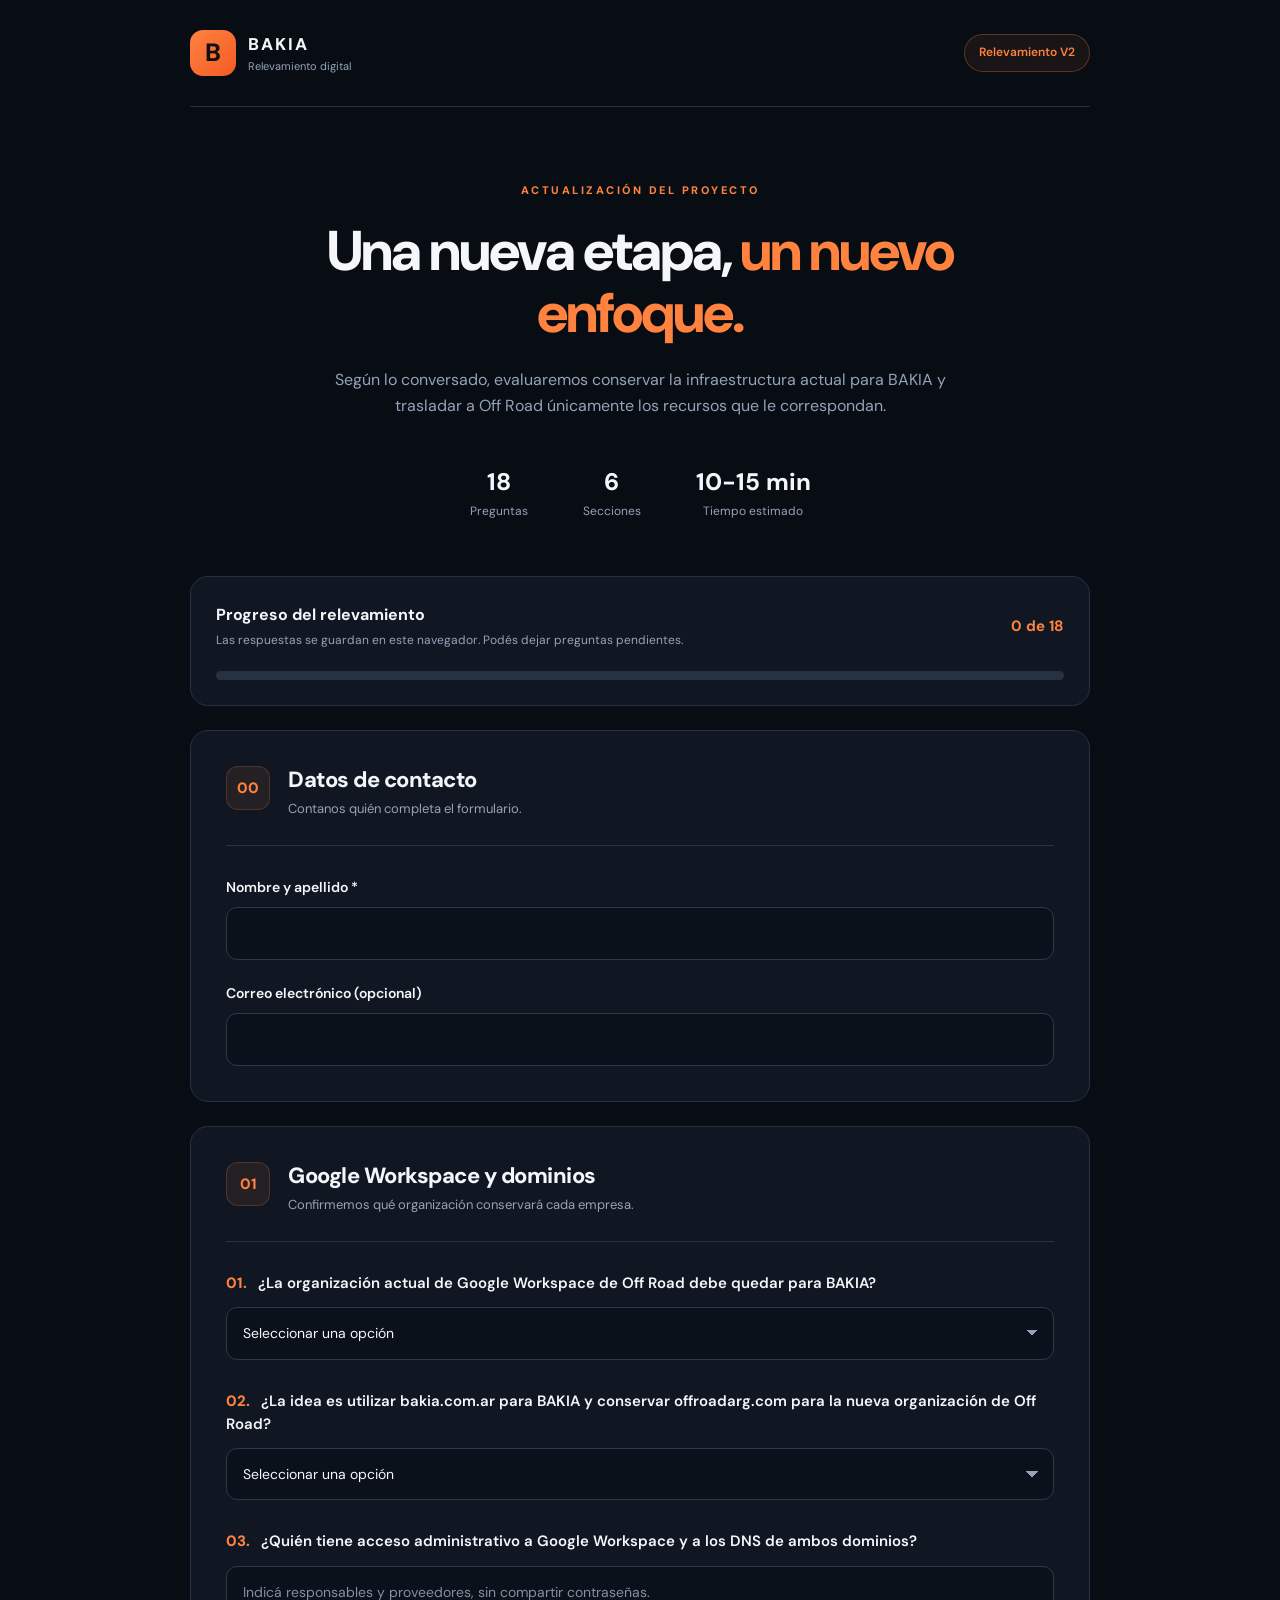
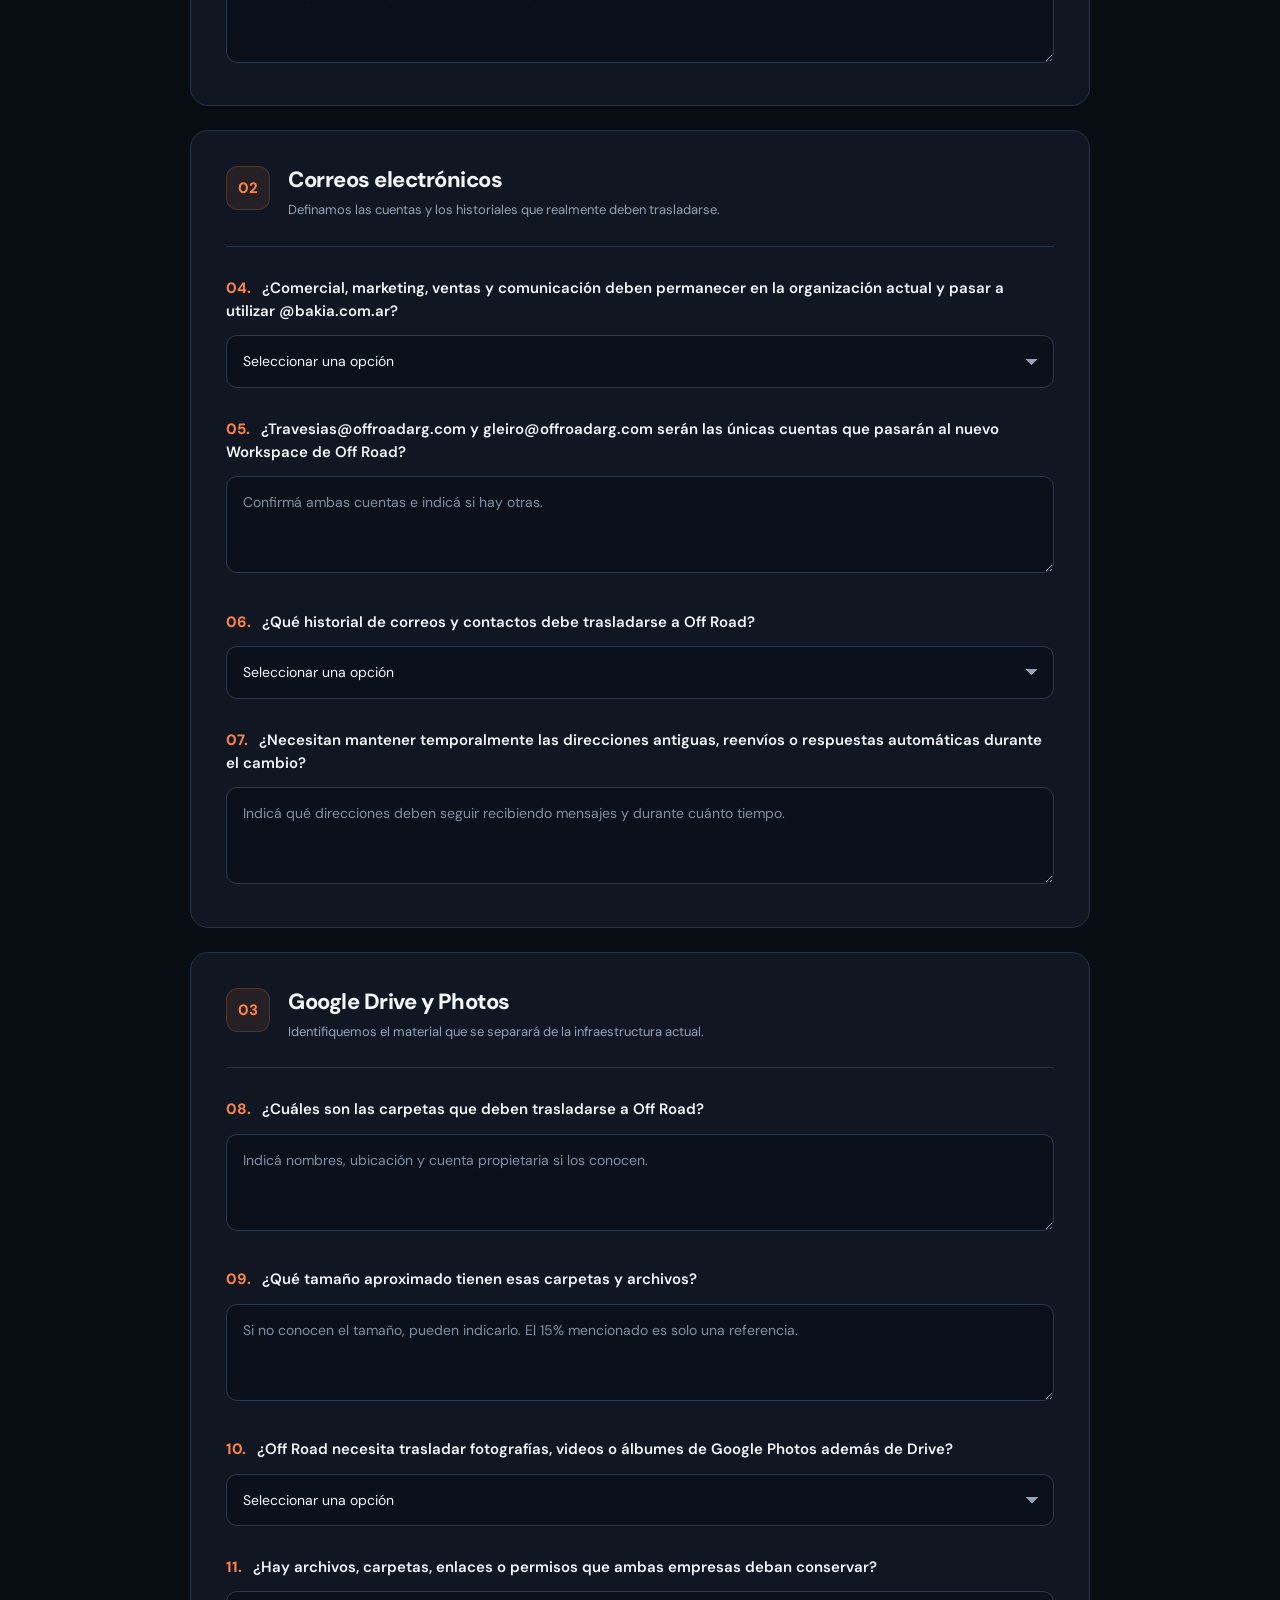
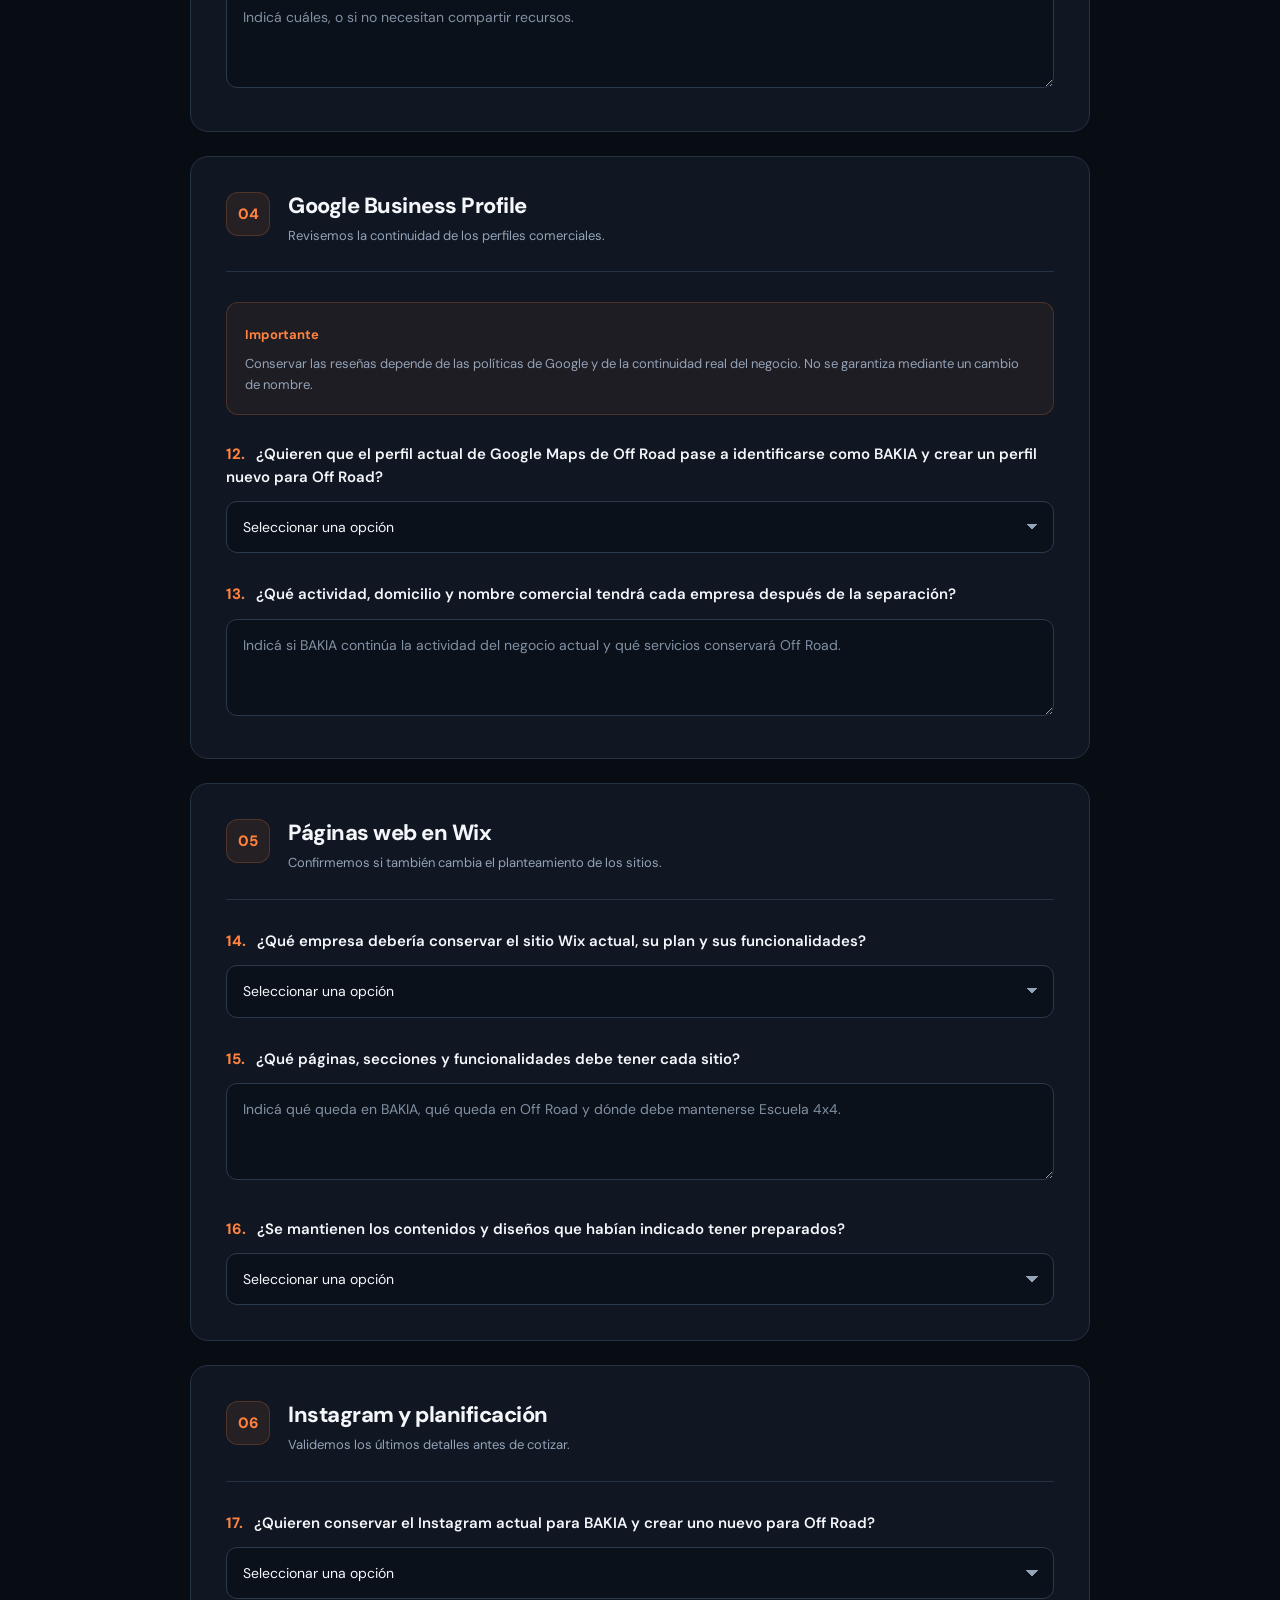
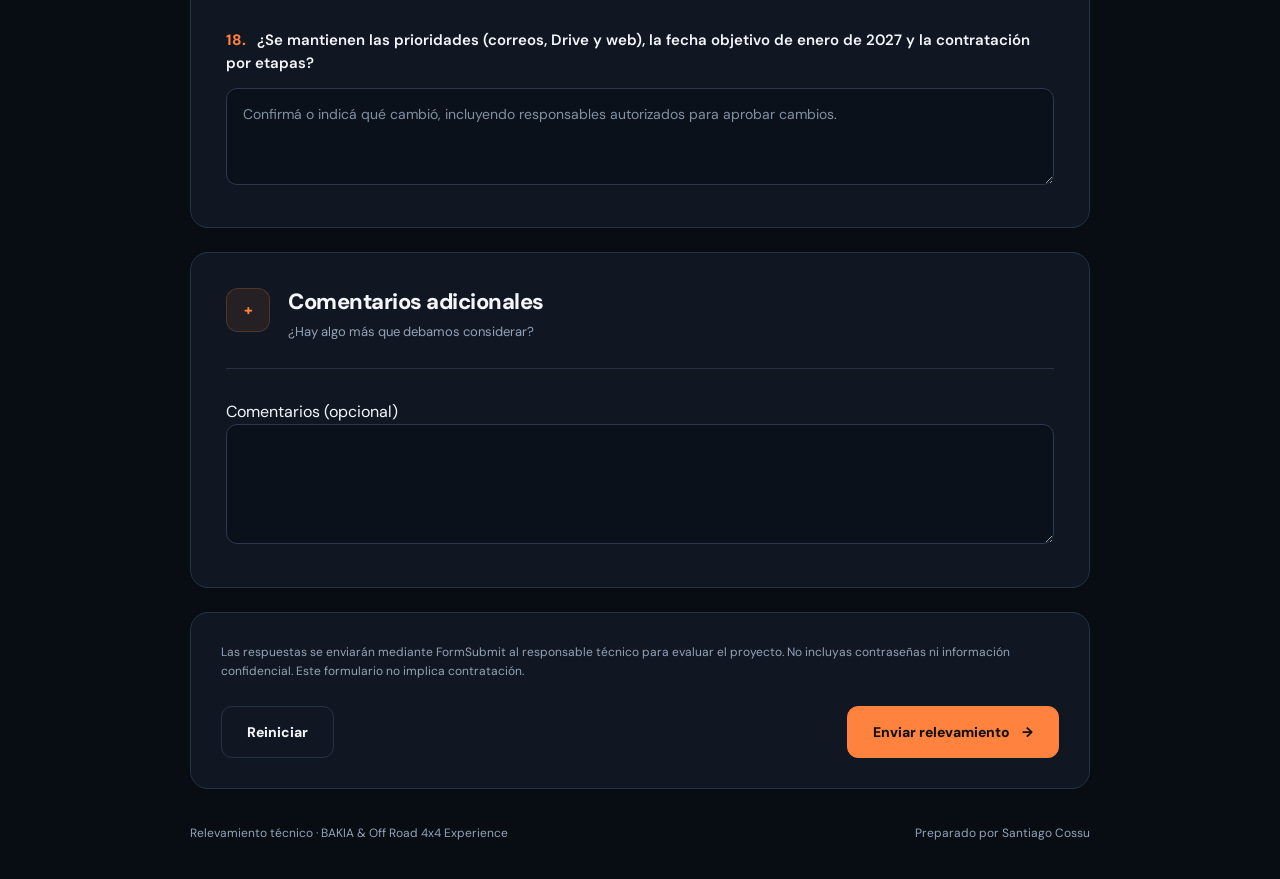
<file: index.html>
<!doctype html>
<html lang="es">
  <head>
    <meta charset="UTF-8" />
    <meta name="viewport" content="width=device-width, initial-scale=1" />
    <meta name="robots" content="noindex, nofollow" />
    <meta
      name="description"
      content="Relevamiento actualizado de la separación digital de BAKIA y Off Road."
    />
    <title>Relevamiento V2 | BAKIA &amp; Off Road</title>
    <link rel="preconnect" href="https://fonts.googleapis.com" />
    <link rel="preconnect" href="https://fonts.gstatic.com" crossorigin />
    <link
      href="https://fonts.googleapis.com/css2?family=DM+Sans:wght@400;500;600;700;800&display=swap"
      rel="stylesheet"
    />
    <link rel="stylesheet" href="style.css" />
    <script src="script.js" defer></script>
  </head>
  <body>
    <main class="container">
      <header class="header">
        <div class="brand">
          <div class="brand-icon">B</div>
          <div>
            <span class="brand-name">BAKIA</span
            ><span class="brand-subtitle">Relevamiento digital</span>
          </div>
        </div>
        <div class="header-badge">Relevamiento V2</div>
      </header>
      <section class="hero">
        <div class="eyebrow">ACTUALIZACIÓN DEL PROYECTO</div>
        <h1>Una nueva etapa, <span>un nuevo enfoque.</span></h1>
        <p>
          Según lo conversado, evaluaremos conservar la infraestructura actual
          para BAKIA y trasladar a Off Road únicamente los recursos que le
          correspondan.
        </p>
        <div class="hero-info">
          <div><strong>18</strong><span>Preguntas</span></div>
          <div><strong>6</strong><span>Secciones</span></div>
          <div><strong>10-15 min</strong><span>Tiempo estimado</span></div>
        </div>
      </section>
      <form
        id="relevamientoForm"
        action="https://formsubmit.co/santiagocossu870@gmail.com"
        method="POST"
      >
        <input
          type="hidden"
          name="_subject"
          value="Nuevo relevamiento V2 - BAKIA / Off Road"
        /><input type="hidden" name="_captcha" value="false" /><input
          type="hidden"
          name="_template"
          value="table"
        /><input
          type="hidden"
          name="_next"
          value="https://santiagof2-cyber.github.io/bakia-relevamiento/gracias.html"
        /><input
          type="text"
          name="_honey"
          class="honeypot"
          tabindex="-1"
          autocomplete="off"
          aria-hidden="true"
        />
        <div class="progress-card">
          <div class="progress-header">
            <div>
              <strong>Progreso del relevamiento</strong>
              <p>
                Las respuestas se guardan en este navegador. Podés dejar
                preguntas pendientes.
              </p>
            </div>
            <strong id="progressText">0 de 18</strong>
          </div>
          <div
            class="progress-track"
            id="progressBar"
            role="progressbar"
            aria-label="Progreso del formulario"
            aria-valuemin="0"
            aria-valuemax="18"
            aria-valuenow="0"
          >
            <div id="progressFill"></div>
          </div>
        </div>
        <section class="form-section">
          <div class="section-heading">
            <span class="section-number">00</span>
            <div>
              <h2>Datos de contacto</h2>
              <p>Contanos quién completa el formulario.</p>
            </div>
          </div>
          <div class="field">
            <label for="nombre">Nombre y apellido *</label
            ><input
              id="nombre"
              name="Nombre y apellido"
              autocomplete="name"
              required
              maxlength="120"
            />
          </div>
          <div class="field">
            <label for="email">Correo electrónico (opcional)</label
            ><input
              type="email"
              id="email"
              name="Correo de contacto"
              autocomplete="email"
            />
          </div>
        </section>
        <section class="form-section">
          <div class="section-heading">
            <span class="section-number">01</span>
            <div>
              <h2>Google Workspace y dominios</h2>
              <p>Confirmemos qué organización conservará cada empresa.</p>
            </div>
          </div>
          <div class="question">
            <label for="q1"
              ><span class="question-number">01.</span> ¿La organización actual
              de Google Workspace de Off Road debe quedar para BAKIA?</label
            ><select
              id="q1"
              name="01 - ¿La organización actual de Google Workspace de Off Road debe quedar para BAKIA?"
            >
              <option value="">Seleccionar una opción</option>
              <option>
                Sí, BAKIA conserva la organización actual y Off Road tendrá una
                nueva
              </option>
              <option>No, queremos otra distribución</option>
              <option>Necesitamos asesoramiento</option>
            </select>
          </div>
          <div class="question">
            <label for="q2"
              ><span class="question-number">02.</span> ¿La idea es utilizar
              bakia.com.ar para BAKIA y conservar offroadarg.com para la nueva
              organización de Off Road?</label
            ><select
              id="q2"
              name="02 - ¿La idea es utilizar bakia.com.ar para BAKIA y conservar offroadarg.com para la nueva organización de Off Road?"
            >
              <option value="">Seleccionar una opción</option>
              <option>Sí</option>
              <option>No</option>
              <option>Aún no definido</option>
            </select>
          </div>
          <div class="question">
            <label for="q3"
              ><span class="question-number">03.</span> ¿Quién tiene acceso
              administrativo a Google Workspace y a los DNS de ambos
              dominios?</label
            ><textarea
              id="q3"
              name="03 - ¿Quién tiene acceso administrativo a Google Workspace y a los DNS de ambos dominios?"
              rows="3"
              placeholder="Indicá responsables y proveedores, sin compartir contraseñas."
            ></textarea>
          </div>
        </section>
        <section class="form-section">
          <div class="section-heading">
            <span class="section-number">02</span>
            <div>
              <h2>Correos electrónicos</h2>
              <p>
                Definamos las cuentas y los historiales que realmente deben
                trasladarse.
              </p>
            </div>
          </div>
          <div class="question">
            <label for="q4"
              ><span class="question-number">04.</span> ¿Comercial, marketing,
              ventas y comunicación deben permanecer en la organización actual y
              pasar a utilizar @bakia.com.ar?</label
            ><select
              id="q4"
              name="04 - ¿Comercial, marketing, ventas y comunicación deben permanecer en la organización actual y pasar a utilizar @bakia.com.ar?"
            >
              <option value="">Seleccionar una opción</option>
              <option>Sí, las cuatro cuentas</option>
              <option>Solo algunas cuentas</option>
              <option>Otra distribución</option>
              <option>Aún no definido</option>
            </select>
          </div>
          <div class="question">
            <label for="q5"
              ><span class="question-number">05.</span>
              ¿Travesias@offroadarg.com y gleiro@offroadarg.com serán las únicas
              cuentas que pasarán al nuevo Workspace de Off Road?</label
            ><textarea
              id="q5"
              name="05 - ¿Travesias@offroadarg.com y gleiro@offroadarg.com serán las únicas cuentas que pasarán al nuevo Workspace de Off Road?"
              rows="3"
              placeholder="Confirmá ambas cuentas e indicá si hay otras."
            ></textarea>
          </div>
          <div class="question">
            <label for="q6"
              ><span class="question-number">06.</span> ¿Qué historial de
              correos y contactos debe trasladarse a Off Road?</label
            ><select
              id="q6"
              name="06 - ¿Qué historial de correos y contactos debe trasladarse a Off Road?"
            >
              <option value="">Seleccionar una opción</option>
              <option>Todo el historial de las cuentas de Off Road</option>
              <option>Solo determinados mensajes y contactos</option>
              <option>No es necesario trasladar historial</option>
              <option>Aún no definido</option>
            </select>
          </div>
          <div class="question">
            <label for="q7"
              ><span class="question-number">07.</span> ¿Necesitan mantener
              temporalmente las direcciones antiguas, reenvíos o respuestas
              automáticas durante el cambio?</label
            ><textarea
              id="q7"
              name="07 - ¿Necesitan mantener temporalmente las direcciones antiguas, reenvíos o respuestas automáticas durante el cambio?"
              rows="3"
              placeholder="Indicá qué direcciones deben seguir recibiendo mensajes y durante cuánto tiempo."
            ></textarea>
          </div>
        </section>
        <section class="form-section">
          <div class="section-heading">
            <span class="section-number">03</span>
            <div>
              <h2>Google Drive y Photos</h2>
              <p>
                Identifiquemos el material que se separará de la infraestructura
                actual.
              </p>
            </div>
          </div>
          <div class="question">
            <label for="q8"
              ><span class="question-number">08.</span> ¿Cuáles son las carpetas
              que deben trasladarse a Off Road?</label
            ><textarea
              id="q8"
              name="08 - ¿Cuáles son las carpetas que deben trasladarse a Off Road?"
              rows="3"
              placeholder="Indicá nombres, ubicación y cuenta propietaria si los conocen."
            ></textarea>
          </div>
          <div class="question">
            <label for="q9"
              ><span class="question-number">09.</span> ¿Qué tamaño aproximado
              tienen esas carpetas y archivos?</label
            ><textarea
              id="q9"
              name="09 - ¿Qué tamaño aproximado tienen esas carpetas y archivos?"
              rows="3"
              placeholder="Si no conocen el tamaño, pueden indicarlo. El 15% mencionado es solo una referencia."
            ></textarea>
          </div>
          <div class="question">
            <label for="q10"
              ><span class="question-number">10.</span> ¿Off Road necesita
              trasladar fotografías, videos o álbumes de Google Photos además de
              Drive?</label
            ><select
              id="q10"
              name="10 - ¿Off Road necesita trasladar fotografías, videos o álbumes de Google Photos además de Drive?"
            >
              <option value="">Seleccionar una opción</option>
              <option>Sí</option>
              <option>No</option>
              <option>Aún no sabemos</option>
            </select>
          </div>
          <div class="question">
            <label for="q11"
              ><span class="question-number">11.</span> ¿Hay archivos, carpetas,
              enlaces o permisos que ambas empresas deban conservar?</label
            ><textarea
              id="q11"
              name="11 - ¿Hay archivos, carpetas, enlaces o permisos que ambas empresas deban conservar?"
              rows="3"
              placeholder="Indicá cuáles, o si no necesitan compartir recursos."
            ></textarea>
          </div>
        </section>
        <section class="form-section">
          <div class="section-heading">
            <span class="section-number">04</span>
            <div>
              <h2>Google Business Profile</h2>
              <p>Revisemos la continuidad de los perfiles comerciales.</p>
            </div>
          </div>
          <div class="notice">
            <strong>Importante</strong>
            <p>
              Conservar las reseñas depende de las políticas de Google y de la
              continuidad real del negocio. No se garantiza mediante un cambio
              de nombre.
            </p>
          </div>
          <div class="question">
            <label for="q12"
              ><span class="question-number">12.</span> ¿Quieren que el perfil
              actual de Google Maps de Off Road pase a identificarse como BAKIA
              y crear un perfil nuevo para Off Road?</label
            ><select
              id="q12"
              name="12 - ¿Quieren que el perfil actual de Google Maps de Off Road pase a identificarse como BAKIA y crear un perfil nuevo para Off Road?"
            >
              <option value="">Seleccionar una opción</option>
              <option>Sí</option>
              <option>No</option>
              <option>Queremos evaluar alternativas</option>
            </select>
          </div>
          <div class="question">
            <label for="q13"
              ><span class="question-number">13.</span> ¿Qué actividad,
              domicilio y nombre comercial tendrá cada empresa después de la
              separación?</label
            ><textarea
              id="q13"
              name="13 - ¿Qué actividad, domicilio y nombre comercial tendrá cada empresa después de la separación?"
              rows="3"
              placeholder="Indicá si BAKIA continúa la actividad del negocio actual y qué servicios conservará Off Road."
            ></textarea>
          </div>
        </section>
        <section class="form-section">
          <div class="section-heading">
            <span class="section-number">05</span>
            <div>
              <h2>Páginas web en Wix</h2>
              <p>
                Confirmemos si también cambia el planteamiento de los sitios.
              </p>
            </div>
          </div>
          <div class="question">
            <label for="q14"
              ><span class="question-number">14.</span> ¿Qué empresa debería
              conservar el sitio Wix actual, su plan y sus
              funcionalidades?</label
            ><select
              id="q14"
              name="14 - ¿Qué empresa debería conservar el sitio Wix actual, su plan y sus funcionalidades?"
            >
              <option value="">Seleccionar una opción</option>
              <option>BAKIA</option>
              <option>Off Road</option>
              <option>Aún no definido</option>
            </select>
          </div>
          <div class="question">
            <label for="q15"
              ><span class="question-number">15.</span> ¿Qué páginas, secciones
              y funcionalidades debe tener cada sitio?</label
            ><textarea
              id="q15"
              name="15 - ¿Qué páginas, secciones y funcionalidades debe tener cada sitio?"
              rows="3"
              placeholder="Indicá qué queda en BAKIA, qué queda en Off Road y dónde debe mantenerse Escuela 4x4."
            ></textarea>
          </div>
          <div class="question">
            <label for="q16"
              ><span class="question-number">16.</span> ¿Se mantienen los
              contenidos y diseños que habían indicado tener preparados?</label
            ><select
              id="q16"
              name="16 - ¿Se mantienen los contenidos y diseños que habían indicado tener preparados?"
            >
              <option value="">Seleccionar una opción</option>
              <option>Sí</option>
              <option>No, habrá cambios</option>
              <option>Aún no definido</option>
            </select>
          </div>
        </section>
        <section class="form-section">
          <div class="section-heading">
            <span class="section-number">06</span>
            <div>
              <h2>Instagram y planificación</h2>
              <p>Validemos los últimos detalles antes de cotizar.</p>
            </div>
          </div>
          <div class="question">
            <label for="q17"
              ><span class="question-number">17.</span> ¿Quieren conservar el
              Instagram actual para BAKIA y crear uno nuevo para Off
              Road?</label
            ><select
              id="q17"
              name="17 - ¿Quieren conservar el Instagram actual para BAKIA y crear uno nuevo para Off Road?"
            >
              <option value="">Seleccionar una opción</option>
              <option>Sí</option>
              <option>No</option>
              <option>Lo gestionaremos por separado</option>
              <option>Aún no definido</option>
            </select>
          </div>
          <div class="question">
            <label for="q18"
              ><span class="question-number">18.</span> ¿Se mantienen las
              prioridades (correos, Drive y web), la fecha objetivo de enero de
              2027 y la contratación por etapas?</label
            ><textarea
              id="q18"
              name="18 - ¿Se mantienen las prioridades (correos, Drive y web), la fecha objetivo de enero de 2027 y la contratación por etapas?"
              rows="3"
              placeholder="Confirmá o indicá qué cambió, incluyendo responsables autorizados para aprobar cambios."
            ></textarea>
          </div>
        </section>
        <section class="form-section">
          <div class="section-heading">
            <span class="section-number">+</span>
            <div>
              <h2>Comentarios adicionales</h2>
              <p>¿Hay algo más que debamos considerar?</p>
            </div>
          </div>
          <label for="comentarios">Comentarios (opcional)</label
          ><textarea
            id="comentarios"
            name="Comentarios adicionales"
            rows="4"
          ></textarea>
        </section>
        <div class="form-actions">
          <p class="privacy-text">
            Las respuestas se enviarán mediante FormSubmit al responsable
            técnico para evaluar el proyecto. No incluyas contraseñas ni
            información confidencial. Este formulario no implica contratación.
          </p>
          <div class="action-buttons">
            <button type="button" id="resetBtn" class="btn-secondary">
              Reiniciar</button
            ><button type="submit" id="submitBtn" class="btn-primary">
              Enviar relevamiento →
            </button>
          </div>
          <p id="formMessage" class="form-message" role="status"></p>
        </div>
      </form>
      <footer class="footer">
        <p>Relevamiento técnico · BAKIA &amp; Off Road 4x4 Experience</p>
        <span>Preparado por Santiago Cossu</span>
      </footer>
    </main>
  </body>
</html>
</file>
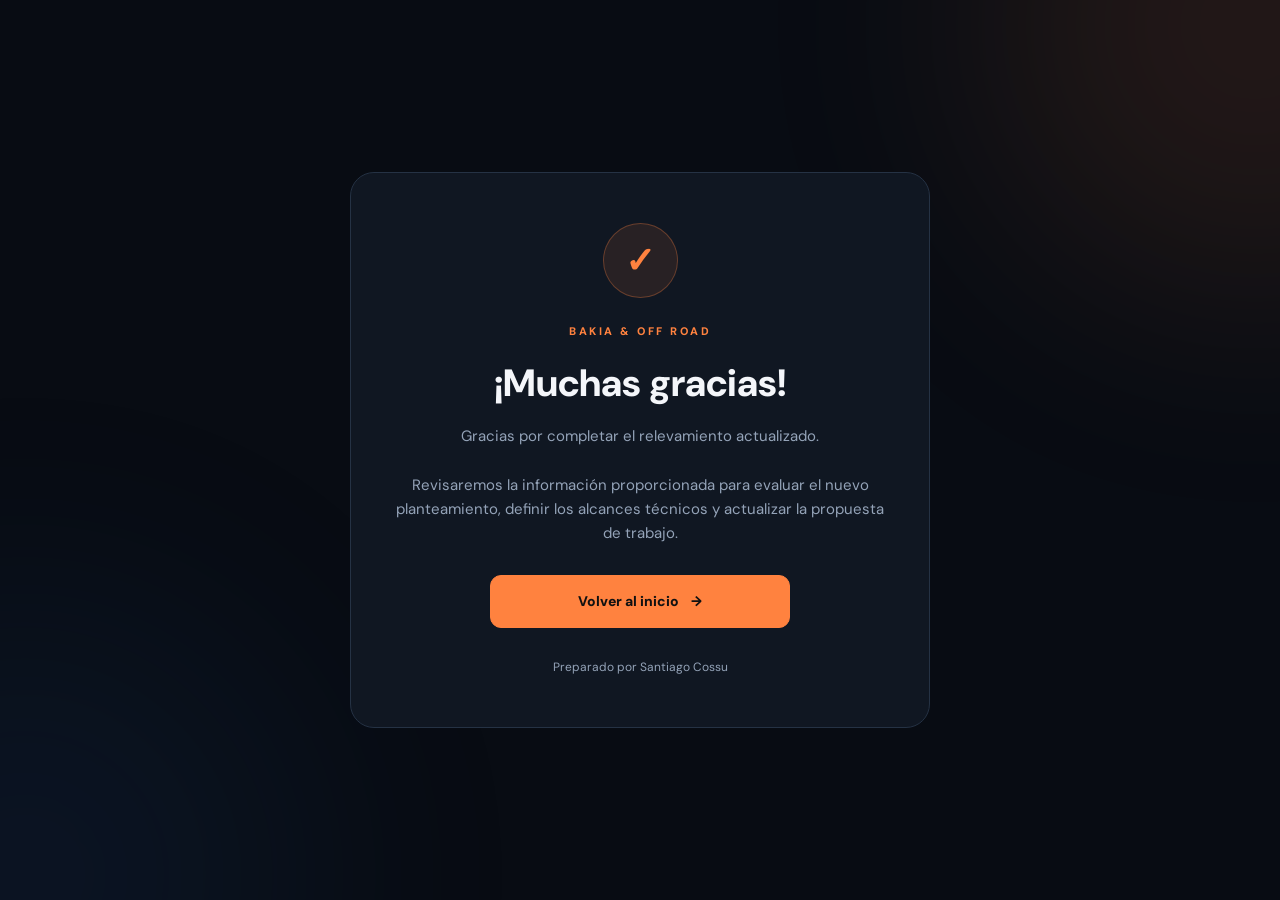
<file: gracias.html>
<!doctype html>
<html lang="es">

<head>

  <meta charset="UTF-8" />

  <meta
    name="viewport"
    content="width=device-width, initial-scale=1.0"
  />

  <meta name="robots" content="noindex, nofollow" />

  <title>Gracias | BAKIA & Off Road</title>

  <link rel="preconnect" href="https://fonts.googleapis.com" />

  <link
    rel="preconnect"
    href="https://fonts.gstatic.com"
    crossorigin
  />

  <link
    href="https://fonts.googleapis.com/css2?family=DM+Sans:wght@400;500;600;700;800&display=swap"
    rel="stylesheet"
  />

  <link rel="stylesheet" href="style.css" />

</head>

<body>

  <div class="background-glow glow-one"></div>
  <div class="background-glow glow-two"></div>

  <main class="thanks-page">

    <section class="thanks-card">

      <div class="thanks-icon" aria-hidden="true">✓</div>

      <div class="eyebrow">
        BAKIA & OFF ROAD
      </div>

      <h1>¡Muchas gracias!</h1>

      <p>
        Gracias por completar el relevamiento actualizado.
      </p>

      <p>
        Revisaremos la información proporcionada para evaluar
        el nuevo planteamiento, definir los alcances técnicos
        y actualizar la propuesta de trabajo.
      </p>

      <a href="index.html" class="btn-primary">
        Volver al inicio
        <span aria-hidden="true">→</span>
      </a>

      <div class="thanks-footer">
        Preparado por Santiago Cossu
      </div>

    </section>

  </main>

</body>

</html>
</file>
<file: style.css>
:root {
  --bg: #080c13;
  --surface: #101722;
  --surface-hover: #172130;
  --border: #253244;

  --text: #f4f6fa;
  --muted: #94a3b8;

  --primary: #ff823f;
  --primary-hover: #ff9b66;

  --radius: 18px;
  --transition: 0.25s ease;
}

* {
  box-sizing: border-box;
  margin: 0;
  padding: 0;
}

html {
  scroll-behavior: smooth;
  color-scheme: dark;
}

body {
  min-height: 100vh;
  background: var(--bg);
  color: var(--text);
  font-family: "DM Sans", sans-serif;
  line-height: 1.6;
  overflow-x: hidden;
  isolation: isolate;
}

button,
input,
textarea,
select {
  font: inherit;
}

button {
  cursor: pointer;
}

.background-glow {
  position: fixed;
  width: 550px;
  height: 550px;
  border-radius: 50%;
  filter: blur(130px);
  pointer-events: none;
  opacity: 0.11;
  z-index: -1;
}

.glow-one {
  background: #ff823f;
  top: -250px;
  right: -250px;
}

.glow-two {
  background: #285ba8;
  bottom: -250px;
  left: -250px;
}

.container {
  width: min(100% - 40px, 900px);
  margin: 0 auto;
}

/* HEADER */

.header {
  display: flex;
  justify-content: space-between;
  align-items: center;
  padding: 30px 0;
  border-bottom: 1px solid var(--border);
}

.brand {
  display: flex;
  align-items: center;
  gap: 12px;
}

.brand-icon {
  display: grid;
  place-items: center;
  width: 46px;
  height: 46px;
  border-radius: 13px;
  background: linear-gradient(135deg, #ff823f, #f35b24);
  color: #101010;
  font-size: 25px;
  font-weight: 800;
}

.brand-name,
.brand-subtitle {
  display: block;
}

.brand-name {
  font-size: 17px;
  font-weight: 800;
  letter-spacing: 2px;
}

.brand-subtitle {
  font-size: 11px;
  color: var(--muted);
}

.header-badge {
  padding: 8px 14px;
  border: 1px solid rgba(255, 130, 63, 0.3);
  border-radius: 30px;
  color: var(--primary);
  background: rgba(255, 130, 63, 0.07);
  font-size: 12px;
  font-weight: 600;
}

/* HERO */

.hero {
  text-align: center;
  padding: 75px 0 55px;
}

.eyebrow {
  color: var(--primary);
  font-size: 11px;
  font-weight: 800;
  letter-spacing: 2.5px;
  margin-bottom: 20px;
}

.hero h1 {
  max-width: 750px;
  margin: 0 auto 22px;
  font-size: clamp(34px, 5vw, 56px);
  line-height: 1.12;
  letter-spacing: -2px;
  font-weight: 800;
}

.hero h1 span {
  color: var(--primary);
}

.hero > p {
  max-width: 680px;
  margin: auto;
  color: var(--muted);
  font-size: 16px;
}

.hero-info {
  display: flex;
  justify-content: center;
  gap: 55px;
  margin-top: 45px;
}

.hero-info div {
  display: flex;
  flex-direction: column;
}

.hero-info strong {
  font-size: 24px;
  font-weight: 800;
}

.hero-info span {
  font-size: 12px;
  color: var(--muted);
}

/* NUEVO PLANTEAMIENTO */

.strategy-card {
  padding: 30px;
  margin-bottom: 24px;
  background: linear-gradient(
    135deg,
    rgba(255, 130, 63, 0.08),
    var(--surface) 65%
  );
  border: 1px solid rgba(255, 130, 63, 0.25);
  border-radius: var(--radius);
}

.strategy-card .eyebrow {
  margin-bottom: 10px;
}

.strategy-card h2 {
  font-size: 23px;
  font-weight: 800;
  margin-bottom: 22px;
}

.strategy-grid {
  display: grid;
  grid-template-columns: 1fr 1fr;
  gap: 16px;
}

.strategy-item {
  padding: 22px;
  background: #0b111a;
  border: 1px solid var(--border);
  border-radius: 14px;
}

.strategy-label {
  display: block;
  font-size: 12px;
  letter-spacing: 2px;
  font-weight: 800;
  color: var(--muted);
  margin-bottom: 8px;
}

.strategy-item strong {
  display: block;
  font-size: 32px;
  line-height: 1.2;
  color: var(--primary);
  font-weight: 800;
  margin-bottom: 12px;
}

.strategy-item p {
  color: var(--muted);
  font-size: 13px;
}

.strategy-note {
  margin-top: 18px;
  font-size: 12px;
  color: var(--muted);
}

/* PROGRESO */

.progress-card {
  background: var(--surface);
  border: 1px solid var(--border);
  border-radius: var(--radius);
  padding: 25px;
  margin-bottom: 24px;
}

.progress-header {
  display: flex;
  justify-content: space-between;
  align-items: center;
  gap: 20px;
  margin-bottom: 20px;
}

.progress-label {
  font-size: 15px;
  font-weight: 700;
}

.progress-header p {
  color: var(--muted);
  font-size: 12px;
  margin-top: 4px;
}

#progressText {
  color: var(--primary);
  white-space: nowrap;
  font-size: 15px;
}

.progress-track {
  height: 9px;
  background: #263242;
  border-radius: 20px;
  overflow: hidden;
}

#progressFill {
  width: 0%;
  height: 100%;
  border-radius: inherit;
  background: linear-gradient(90deg, #ff823f, #ffb071);
  transition: width 0.35s ease;
}

/* SECCIONES */

.form-section {
  background: var(--surface);
  border: 1px solid var(--border);
  border-radius: var(--radius);
  padding: 35px;
  margin-bottom: 24px;
  transition: border-color var(--transition);
}

.form-section:hover {
  border-color: #35465c;
}

.section-heading {
  display: flex;
  align-items: flex-start;
  gap: 18px;
  margin-bottom: 30px;
  padding-bottom: 25px;
  border-bottom: 1px solid var(--border);
}

.section-number {
  display: grid;
  place-items: center;
  flex-shrink: 0;
  width: 44px;
  height: 44px;
  background: rgba(255, 130, 63, 0.09);
  color: var(--primary);
  border: 1px solid rgba(255, 130, 63, 0.2);
  border-radius: 12px;
  font-weight: 800;
  font-size: 15px;
}

.section-heading h2 {
  font-size: 22px;
  font-weight: 800;
  line-height: 1.3;
  letter-spacing: -0.5px;
}

.section-heading p {
  margin-top: 5px;
  font-size: 13px;
  color: var(--muted);
}

/* CAMPOS */

.field {
  display: flex;
  flex-direction: column;
  gap: 9px;
  margin-bottom: 22px;
}

.field:last-child {
  margin-bottom: 0;
}

.field label {
  font-size: 14px;
  font-weight: 600;
}

.required {
  color: var(--primary);
}

.optional {
  font-size: 12px;
  font-weight: 400;
  color: var(--muted);
}

.question {
  margin-bottom: 30px;
}

.question:last-child {
  margin-bottom: 0;
}

.question label {
  display: block;
  font-size: 15px;
  font-weight: 600;
  margin-bottom: 12px;
  line-height: 1.55;
}

.question-number {
  color: var(--primary);
  margin-right: 7px;
  font-weight: 800;
}

input,
textarea,
select {
  width: 100%;
  background: #0b111a;
  border: 1px solid #2b394c;
  color: var(--text);
  border-radius: 11px;
  padding: 14px 16px;
  font-size: 14px;
  outline: none;
  transition: var(--transition);
}

input::placeholder,
textarea::placeholder {
  color: #8190a3;
}

input:hover,
textarea:hover,
select:hover {
  border-color: #455770;
}

input:focus,
textarea:focus,
select:focus {
  border-color: var(--primary);
  box-shadow: 0 0 0 3px rgba(255, 130, 63, 0.1);
}

textarea {
  resize: vertical;
  min-height: 95px;
}

select {
  cursor: pointer;
  appearance: none;
  padding-right: 42px;

  background-image:
    linear-gradient(45deg, transparent 50%, #94a3b8 50%),
    linear-gradient(135deg, #94a3b8 50%, transparent 50%);

  background-position:
    calc(100% - 21px) 50%,
    calc(100% - 15px) 50%;

  background-size: 6px 6px;
  background-repeat: no-repeat;
}

select option {
  background: #101722;
  color: white;
}

.honeypot {
  display: none !important;
}

/* AVISOS */

.notice {
  background: rgba(255, 130, 63, 0.06);
  border: 1px solid rgba(255, 130, 63, 0.2);
  border-radius: 12px;
  padding: 18px;
  margin-bottom: 28px;
}

.notice strong {
  color: var(--primary);
  font-size: 13px;
}

.notice p {
  color: var(--muted);
  font-size: 13px;
  margin-top: 7px;
}

/* ACCIONES */

.form-actions {
  padding: 30px;
  border: 1px solid var(--border);
  border-radius: var(--radius);
  background: var(--surface);
}

.privacy-text {
  color: var(--muted);
  font-size: 12px;
  margin-bottom: 25px;
}

.action-buttons {
  display: flex;
  justify-content: space-between;
  gap: 15px;
}

.btn-primary,
.btn-secondary {
  border-radius: 11px;
  padding: 14px 25px;
  font-size: 14px;
  font-weight: 800;
  transition: var(--transition);
  text-decoration: none;
}

.btn-primary {
  border: 1px solid var(--primary);
  background: var(--primary);
  color: #111;
  display: flex;
  align-items: center;
  justify-content: center;
  gap: 12px;
}

.btn-primary:hover {
  background: var(--primary-hover);
  transform: translateY(-2px);
}

.btn-primary:disabled {
  opacity: 0.6;
  cursor: wait;
  transform: none;
}

.btn-secondary {
  border: 1px solid var(--border);
  background: transparent;
  color: var(--text);
}

.btn-secondary:hover {
  background: var(--surface-hover);
}

button:focus-visible,
a:focus-visible {
  outline: 2px solid var(--primary);
  outline-offset: 4px;
}

.form-message {
  margin-top: 15px;
  font-size: 13px;
  color: var(--primary);
}

.form-message:empty {
  display: none;
}

/* FOOTER */

.footer {
  display: flex;
  justify-content: space-between;
  align-items: center;
  gap: 20px;
  padding: 35px 0;
  color: var(--muted);
  font-size: 12px;
}

/* PÁGINA DE GRACIAS */

.thanks-page {
  min-height: 100vh;
  display: grid;
  place-items: center;
  padding: 25px;
}

.thanks-card {
  width: 100%;
  max-width: 580px;
  padding: 50px 35px;
  background: var(--surface);
  border: 1px solid var(--border);
  border-radius: 24px;
  text-align: center;
}

.thanks-icon {
  display: grid;
  place-items: center;
  width: 75px;
  height: 75px;
  margin: 0 auto 25px;
  border-radius: 50%;
  color: var(--primary);
  background: rgba(255, 130, 63, 0.1);
  border: 1px solid rgba(255, 130, 63, 0.3);
  font-size: 36px;
  font-weight: 800;
}

.thanks-card h1 {
  font-size: clamp(28px, 5vw, 38px);
  line-height: 1.2;
  font-weight: 800;
  margin-bottom: 18px;
}

.thanks-card p {
  font-size: 15px;
  color: var(--muted);
  margin-bottom: 25px;
}

.thanks-card .btn-primary {
  max-width: 300px;
  margin: 30px auto 0;
}

.thanks-footer {
  margin-top: 30px;
  color: var(--muted);
  font-size: 12px;
}

/* RESPONSIVE */

@media (max-width: 768px) {
  .container {
    width: min(100% - 28px, 900px);
  }

  .header {
    padding: 20px 0;
  }

  .header-badge {
    font-size: 10px;
    padding: 7px 10px;
  }

  .hero {
    padding: 55px 0 40px;
  }

  .hero h1 {
    letter-spacing: -1px;
  }

  .hero > p {
    font-size: 14px;
  }

  .hero-info {
    gap: 25px;
    margin-top: 35px;
  }

  .hero-info strong {
    font-size: 20px;
  }

  .strategy-card {
    padding: 24px 20px;
  }

  .strategy-card h2 {
    font-size: 20px;
  }

  .strategy-item {
    padding: 18px;
  }

  .form-section {
    padding: 24px 20px;
  }

  .section-heading {
    gap: 12px;
  }

  .section-heading h2 {
    font-size: 19px;
  }

  .section-number {
    width: 39px;
    height: 39px;
  }

  .question label {
    font-size: 14px;
  }

  input,
  textarea,
  select {
    font-size: 16px;
  }

  .progress-card {
    padding: 20px;
  }

  .form-actions {
    padding: 22px;
  }

  .footer {
    flex-direction: column;
    text-align: center;
    gap: 8px;
  }
}

@media (max-width: 480px) {
  .brand-icon {
    width: 40px;
    height: 40px;
  }

  .brand-name {
    font-size: 15px;
  }

  .hero-info {
    gap: 15px;
  }

  .hero-info strong {
    font-size: 18px;
  }

  .hero-info span {
    font-size: 10px;
  }

  .strategy-grid {
    grid-template-columns: 1fr;
  }

  .strategy-item strong {
    font-size: 28px;
  }

  .progress-header {
    align-items: flex-start;
  }

  .action-buttons {
    flex-direction: column-reverse;
  }

  .btn-primary,
  .btn-secondary {
    width: 100%;
  }

  .thanks-card {
    padding: 35px 22px;
  }
}

@media (prefers-reduced-motion: reduce) {
  *,
  *::before,
  *::after {
    scroll-behavior: auto !important;
    transition-duration: 0.01ms !important;
  }
}
</file>
